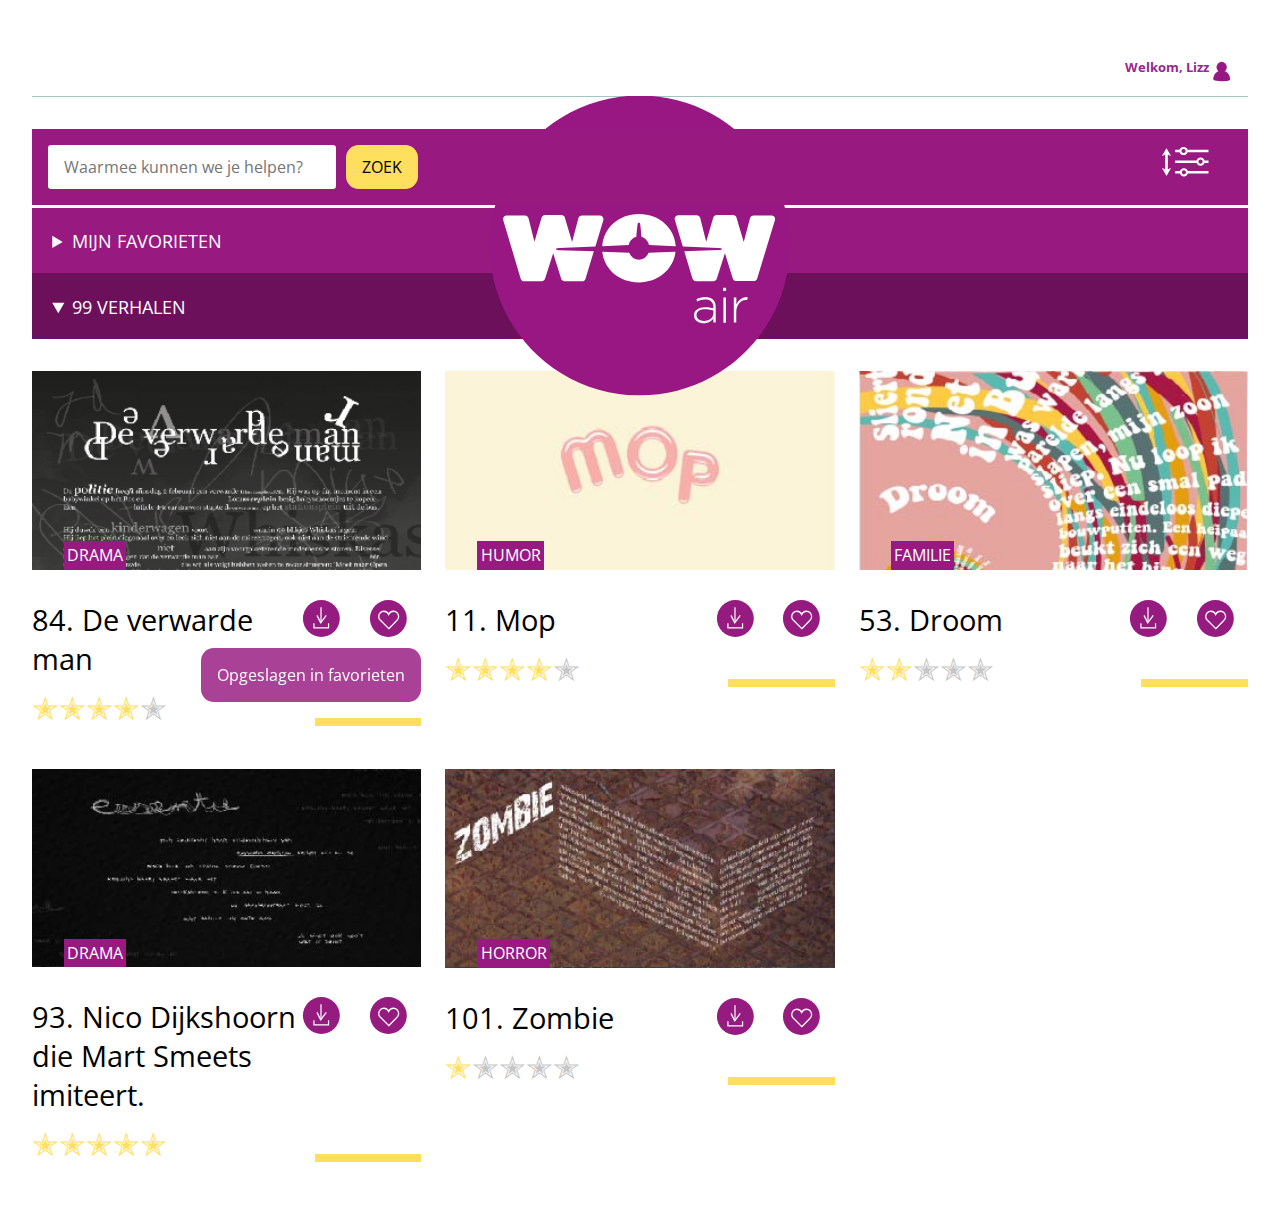
<file: index.html>
<html>
   <head>
      <title>WOW air | 99 verhalen</title>
      <link rel="stylesheet" href="style.css">
      <meta charset="utf-8">
      <link rel="shortcut icon" type="image/png" href="images/favicon.png"/>
      <link href="https://fonts.googleapis.com/css?family=Open+Sans" rel="stylesheet">
   </head>
   <body>
      <!--formulier dat openklapt, nadat de sort-filter knop aangeklikt wordt.-->
      <form class="" method="get" action="resultaten.html" target="_blank">
         <button type="button">&#60;</button>
         <legend>Sorteer en verfijnen</legend>
         <fieldset>
            <details>
               <summary>Sorteer</summary>
               <select name="sorteer" size="4">
                  <option value="beoordeling">Beoordeling laag-hoog</option>
                  <option value="favorieten">Favorieten</option>
                  <option value="alfabetisch" selected>Alfabetisch A-Z</option>
                  <option value="nummeriek">Nummeriek 0-99</option>
               </select>
            </details>
         </fieldset>
         <fieldset>
            <details>
               <summary>Verfijnen</summary>
               <details>
                  <summary>Beoordeling</summary>
                  <p>&#10029;&#10029;&#10029;&#10029;&#10029;</p>
               </details>
               <details>
                  <summary>Genre</summary>
                  <ul>
                     <li>Drama</li>
                     <li>Humor</li>
                     <li>Familie</li>
                     <li>Horror</li>
                     <li>Romantiek</li>
                     <li>Sci-fi</li>
                  </ul>
               </details>
            </details>
         </fieldset>
         <input type="submit" value="Opslaan">
      </form>
      <!---------------------------------------------------------------------->

      <!---------------------------------HEADER------------------------------->
        <header>
         <nav>
            <ul>
               <li><a href="index.html"><img src="images/sitelogo.svg"></a></li>
               <li>Welkom, Lizz<button type="button"></button></li>
            </ul>
         </nav>
         <form method="get" action="zoek.html" target="_blank">
            <input id="test23" type="search" placeholder="Waarmee kunnen we je helpen?">
            <input type="submit" value="Zoek">
            <button type="button" ></button>
         </form>
      </header>
       <!---------------------------------------------------------------------->

       <!--------------------------MAIN---------------------------------------->
      <main>

         <details>


        <!--------------------------FAVORIETEN----------------------------------->
             <summary>Mijn favorieten</summary>
            <button alt="downloadknop"></button>
            <section>
                <article>
                  <figure>
                     <a href="verhaal84.html" title="Verhaal 84"><img src="images/verhaal84.jpg" alt="verhaal 84"></a>
                     <figcaption>Drama</figcaption>
                  </figure>
                  <ul>
                     <li><a href="verhaal84.html" title="Verhaal 84">84. De verwarde man</a></li>
                     <li>
                        <button type="button"></button>
                        <aside>Opgeslagen in favorieten</aside>
                        <button type="button"></button>
                     </li>
                     <li alt="4 sterren">&#10029;&#10029;&#10029;&#10029;<sup alt="grijze sterren">&#10029;</sup></li>
                     <li></li>
                  </ul>
               </article>
               <article>
                  <figure>
                     <a href="verhaal11.html" title="Verhaal 11"><img src="images/verhaal85.jpg" alt="verhaal 11"></a>
                     <figcaption>Humor</figcaption>
                  </figure>
                  <ul>
                     <li><a href="verhaal11.html" title="Verhaal 11">11. Mop</a></li>
                     <li><button type="button"></button>
                        <button type="button"></button>
                     </li>
                     <li alt="4 sterren">
                        &#10029;&#10029;&#10029;&#10029;<sup alt="grijze sterren">&#10029;</sup>
                     </li>
                     <li></li>
                  </ul>
               </article>
            </section>
         </details>
         <!---------------------------------------------------------------------->


            <!----------------------------DE VERHALEN------------------------------>
           <details open>
            <summary>99 verhalen</summary>
            <section>
               <article>
                  <figure>
                     <a href="verhaal84.html" title="Verhaal 84"><img src="images/verhaal84.jpg" alt="verhaal 84"></a>
                     <figcaption>Drama</figcaption>
                  </figure>
                  <ul>
                     <li><a href="verhaal84.html" title="Verhaal 84">84. De verwarde man</a></li>
                     <li>
                        <button type="button"></button>
                        <aside>Opgeslagen in favorieten</aside>
                        <button type="button"></button>
                     </li>
                     <li alt="4 sterren">&#10029;&#10029;&#10029;&#10029;<sup alt="grijze sterren">&#10029;</sup></li>
                     <li></li>
                  </ul>
               </article>
               <article>
                  <figure>
                     <a href="verhaal11.html" title="Verhaal 11"><img src="images/verhaal85.jpg" alt="verhaal 11"></a>
                     <figcaption>Humor</figcaption>
                  </figure>
                  <ul>
                     <li><a href="verhaal11.html" title="Verhaal 11">11. Mop</a></li>
                     <li><button type="button"></button>
                        <button type="button"></button>
                     </li>
                     <li alt="4 sterren">
                        &#10029;&#10029;&#10029;&#10029;<sup alt="grijze sterren">&#10029;</sup>
                     </li>
                     <li></li>
                  </ul>
               </article>
               <article>
                  <figure>
                     <a href="verhaal53.html" title="Verhaal 53"><img src="images/verhaal86.jpg" alt="verhaal 53"></a>
                     <figcaption>Familie</figcaption>
                  </figure>
                  <ul>
                     <li><a href="verhaal53.html" title="Verhaal 53">53. Droom</a></li>
                     <li><button type="button"></button>
                        <button type="button"></button>
                     </li>
                     <li alt="2 sterren">&#10029;&#10029;<sup alt="grijze sterren">&#10029;&#10029;&#10029;</sup></li>
                     <li></li>
                  </ul>
               </article>
               <article>
                  <figure>
                     <a href="verhaal93.html" title="Verhaal 93"><img src="images/verhaal87.jpg" alt="verhaal 93"></a>
                     <figcaption>Drama</figcaption>
                  </figure>
                  <ul>
                     <li><a href="verhaal93.html" title="Verhaal 93">93. Nico Dijkshoorn die Mart Smeets imiteert.</a></li>
                     <li><button type="button"></button>
                        <button type="button"></button>
                     </li>
                     <li alt="5 sterren">&#10029;&#10029;&#10029;&#10029;&#10029;</li>
                     <li></li>
                  </ul>
               </article>
               <article>
                  <figure>
                     <a href="verhaal101.html" title="Verhaal 101"><img src="images/verhaal88.jpg" alt="verhaal 101"></a>
                     <figcaption>Horror</figcaption>
                  </figure>
                  <ul>
                     <li><a href="verhaal101.html" title="Verhaal 101">101. Zombie</a></li>
                     <li><button type="button"></button>
                        <button type="button"></button>
                     </li>
                     <li alt="1 ster">&#10029;<sup alt="grijze sterren">&#10029;&#10029;&#10029;&#10029;</sup></li>
                     <li></li>
                  </ul>
               </article>
            </section>
         </details>
      </main>
       <!---------------------------------------------------------------------->
       <!---------------------------------------------------------------------->
      <script src="script.js"></script>
   </body>
</html>
</file>
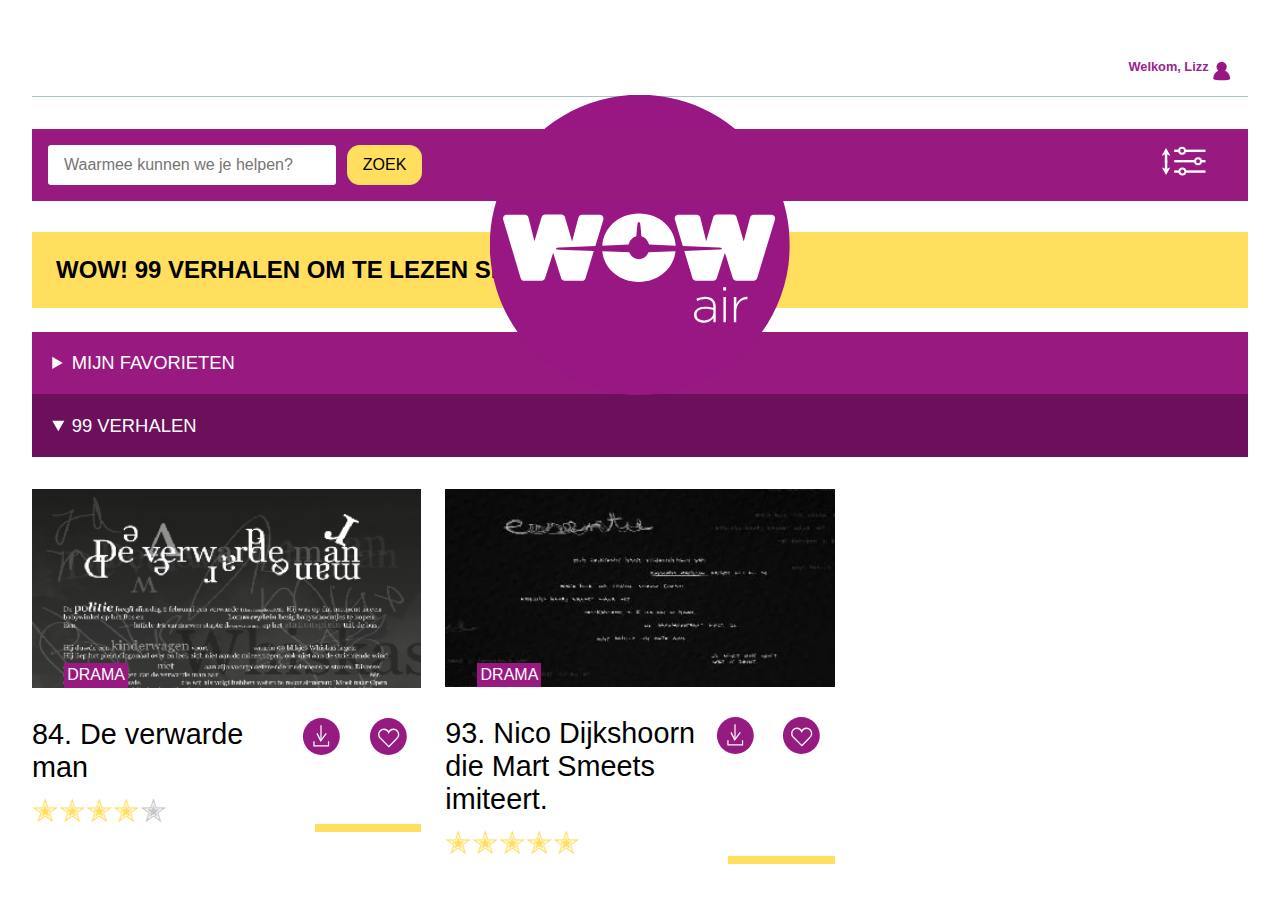
<file: resultaten.html>
<html>
   <head>
      <title>WOW air | 99 verhalen</title>
      <link rel="stylesheet" href="style.css">
      <meta charset="utf-8">
      <link rel="shortcut icon" type="image/png" href="images/favicon.png"/>
   </head>
   <body>
      <!--formulier dat openklapt, nadat de sort-filter knop aangeklikt wordt.-->
      <form class="" method="get" action="resultaat.html" target="_blank">
         <button type="button">&#60;</button>
         <legend>Sorteer en verfijnen</legend>
         <fieldset>
            <details>
               <summary>Sorteer</summary>
               <select name="sorteer" size="4">
                  <option value="beoordeling">Beoordeling laag-hoog</option>
                  <option value="favorieten">Favorieten</option>
                  <option value="alfabetisch" selected>Alfabetisch A-Z</option>
                  <option value="nummeriek">Nummeriek 0-99</option>
               </select>
            </details>
         </fieldset>
         <fieldset>
            <details>
               <summary>Verfijnen</summary>
               <details>
                  <summary>Beoordeling</summary>
                  <p>&#10029;&#10029;&#10029;&#10029;&#10029;</p>
               </details>
               <details>
                  <summary>Genre</summary>
                  <ul>
                     <li>Drama</li>
                     <li>Humor</li>
                     <li>Familie</li>
                     <li>Horror</li>
                     <li>Romantiek</li>
                     <li>Sci-fi</li>
                  </ul>
               </details>
            </details>
         </fieldset>
         <input type="submit" value="Opslaan">
      </form>
      <!---------------------------------------------------------------------->
      <header>
         <nav>
            <ul>
               <li><a href="index.html"><img src="images/sitelogo.svg"></a></li>
               <li>Welkom, Lizz<button type="button"></button></li>
            </ul>
         </nav>
         <form method="get" action="zoek.html" target="_blank">
            <input id="test23" type="search" placeholder="Waarmee kunnen we je helpen?">
            <input type="submit" value="Zoek">
            <button type="button" ></button>
         </form>
      </header>
      <main>
         <!--- <img src="images/banner.png"> --->
         <h1>WOW! 99 verhalen om te lezen speciaal voor u</h1>
         <details>
            <summary>Mijn favorieten</summary>
            <button alt="downloadknop"></button>
            <section>
               <article>
                  <figure>
                     <a href="verhaal84.html" title="Verhaal 84"><img src="images/empty.jpg" alt="lege favorieten"></a>
                     <figcaption>Leeg</figcaption>
                  </figure>
                  <ul>
                     <li><a href="verhaal84.html" title="Verhaal 84">Nog geen favorieten</a>
                  </ul>
               </article>
            </section>
         </details>
         <details open>
            <summary>99 verhalen</summary>
            <section>
               <article>
                  <figure>
                     <a href="verhaal84.html" title="Verhaal 84"><img src="images/verhaal84.jpg" alt="verhaal 84"></a>
                     <figcaption>Drama</figcaption>
                  </figure>
                  <ul>
                     <li><a href="verhaal84.html" title="Verhaal 84">84. De verwarde man</a></li>
                     <li>
                        <button type="button"></button>
                        <aside>Opgeslagen in favorieten</aside>
                        <button type="button"></button>
                     </li>
                     <li alt="4 sterren">&#10029;&#10029;&#10029;&#10029;<sup alt="grijze sterren">&#10029;</sup></li>
                     <li></li>
                  </ul>
               </article>
               <article>
                  <figure>
                     <a href="verhaal93.html" title="Verhaal 93"><img src="images/verhaal87.jpg" alt="verhaal 93"></a>
                     <figcaption>Drama</figcaption>
                  </figure>
                  <ul>
                     <li><a href="verhaal93.html" title="Verhaal 93">93. Nico Dijkshoorn die Mart Smeets imiteert.</a></li>
                     <li><button type="button"></button>
                        <button type="button"></button>
                     </li>
                     <li alt="5 sterren">&#10029;&#10029;&#10029;&#10029;&#10029;</li>
                     <li></li>
                  </ul>
               </article>
            </section>
         </details>
      </main>
      <script src="script.js"></script>
   </body>
</html>
</file>
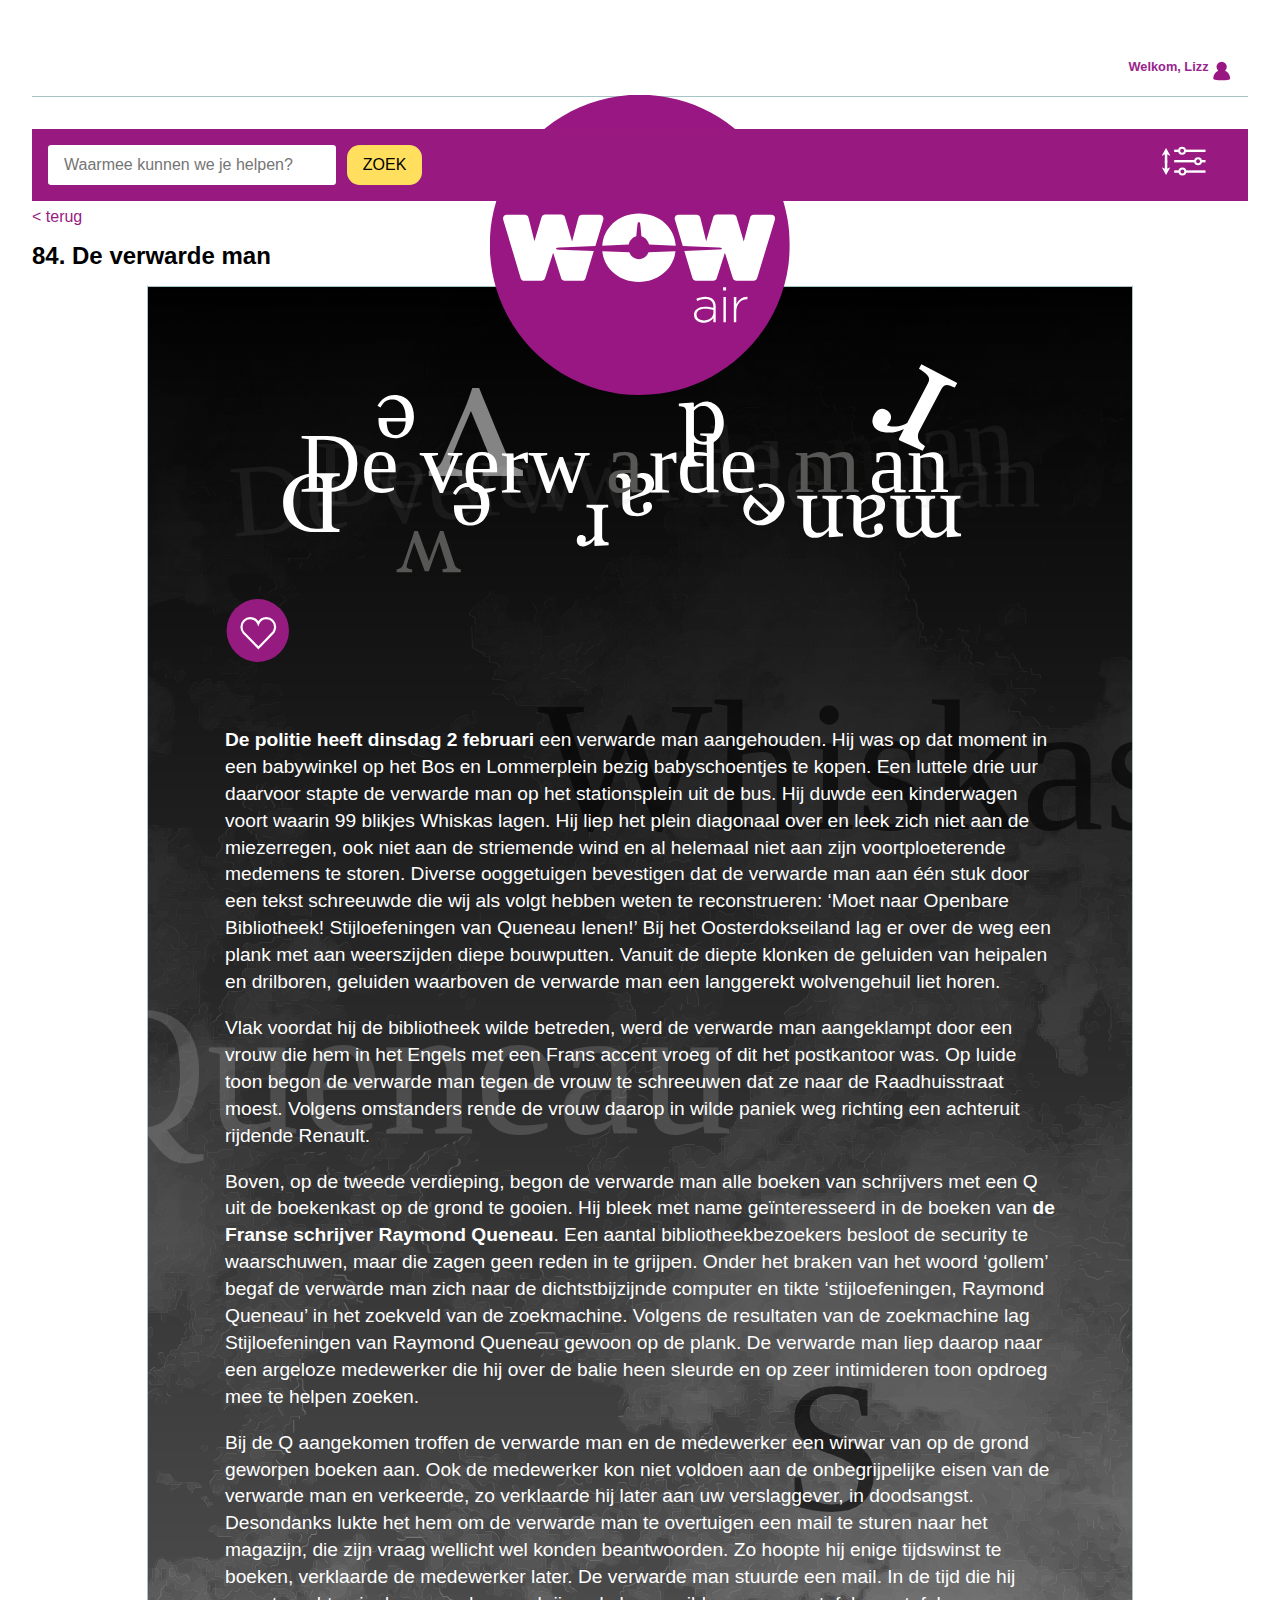
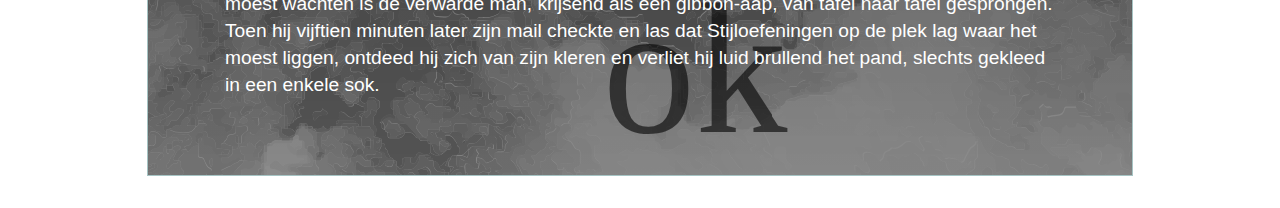
<file: verhaal84.html>
<html>
   <head>
      <title>WOW air | 99 verhalen</title>
      <link rel="stylesheet" href="style.css">
      <meta charset="utf-8">
      <link rel="shortcut icon" type="image/png" href="images/favicon.png"/>
   </head>
   <body>
      <!--formulier dat openklapt, nadat de sort-filter knop aangeklikt wordt.-->
      <form method="get" action="#" target="_blank">
         <button type="button">&#60;</button>
         <legend>Sorteer en verfijnen</legend>
         <fieldset>
            <details>
               <summary>Beoordeling</summary>
               <select name="sorteer" size="4">
                  <option value="beoordeling">Beoordeling laag-hoog</option>
                  <option value="favorieten">Favorieten</option>
                  <option value="alfabetisch" selected>Alfabetisch A-Z</option>
                  <option value="nummeriek">Nummeriek 0-99</option>
               </select>
            </details>
         </fieldset>
         <fieldset>
            <details>
               <summary>Verfijnen</summary>
               <details>
                  <summary>Beoordeling</summary>
                  <p></p>
               </details>
               <details>
                  <summary>Genre</summary>
                  <p></p>
               </details>
            </details>
         </fieldset>
         <input type="submit" value="Opslaan">
      </form>
      <!---------------------------------------------------------------------->
      <header>
         <nav>
            <ul>
               <li><a href="index.html"><img src="images/sitelogo.svg"></a></li>
               <li>Welkom, Lizz<button type="button"></button></li>
            </ul>
         </nav>
         <form method="get" action="zoek.html" target="_blank">
            <input type="search" placeholder="Waarmee kunnen we je helpen?">
            <input type="submit" value="Zoek">
            <button type="button" ></button>
         </form>
      </header>
      <main>
         <a href="index.html">&#60; terug</a>
         <h1>84. De verwarde man</h1>
         <article id="verhaal84">
            <img src="images/manTitel.svg">
            <button id="verhaal84" type="button"></button>
            <p>
               <strong>De politie heeft dinsdag 2 februari</strong> een verwarde man aangehouden. <small>Hij was op dat moment in een babywinkel op het Bos en Lommerplein bezig babyschoentjes te kopen.</small> Een luttele
               <marked>drie uur daarvoor stapte de verwarde man op het stationsplein uit </marked>
               de bus. Hij duwde een kinderwagen voort waarin 99 blikjes Whiskas lagen. Hij liep het plein diagonaal <del>over en leek zich niet aan de miezerregen, ook niet aan de </del>striemende wind en al helemaal niet aan zijn voortploeterende medemens te storen. Diverse ooggetuigen bevestigen dat de verwarde man aan één stuk door een tekst schreeuwde die wij als volgt hebben weten te reconstrueren: ‘Moet naar Openbare Bibliotheek! Stijloefeningen van Queneau lenen!’ Bij het Oosterdokseiland lag er over de weg een plank met aan weerszijden diepe bouwputten. <small>Vanuit de diepte klonken de geluiden van heipalen en drilboren, geluiden waarboven de verwarde man een langgerekt wolvengehuil liet horen.</small>
            </p>
            <p>
               Vlak voordat hij de bibliotheek wilde betreden, werd de verwarde man aangeklampt door een vrouw die hem in het Engels met een Frans accent vroeg of dit het postkantoor was. Op luide toon begon de verwarde man tegen de vrouw te
               <marked>schreeuwen</marked>
               dat ze naar de Raadhuisstraat moest. Volgens omstanders rende de vrouw daarop in wilde paniek weg richting een achteruit rijdende Renault.
            </p>
            <p>Boven, op de tweede verdieping, begon de verwarde man alle boeken van schrijvers met een Q uit de boekenkast op de grond te gooien. Hij bleek met name geïnteresseerd in de boeken van <strong>de Franse schrijver Raymond Queneau</strong>. Een aantal bibliotheekbezoekers besloot de security te waarschuwen, maar die zagen geen reden in te grijpen. Onder het braken van het woord ‘gollem’ begaf de verwarde man zich <del>naar de dichtstbijzijnde computer en tikte ‘stijloefeningen, Raymond Queneau’ in het zoekveld van de zoekmachine. Volgens</del> de resultaten van de zoekmachine lag Stijloefeningen van Raymond Queneau gewoon op de plank. De verwarde man liep daarop naar een argeloze medewerker die hij over de balie heen sleurde en op zeer intimideren toon opdroeg mee te helpen zoeken.</p>
            <p>Bij de Q aangekomen troffen de verwarde man en de medewerker een wirwar van op de grond geworpen boeken aan. Ook de medewerker kon niet voldoen aan de onbegrijpelijke eisen van de verwarde man en verkeerde, zo verklaarde hij later aan uw verslaggever, in doodsangst. Desondanks lukte het hem om de verwarde man te overtuigen een mail te sturen naar het magazijn, die zijn vraag wellicht wel konden beantwoorden. Zo hoopte hij enige tijdswinst te boeken, verklaarde de medewerker later. De verwarde man stuurde een mail. In de tijd die hij moest wachten is de verwarde man, krijsend als een gibbon-aap, van tafel naar tafel gesprongen. Toen hij vijftien minuten later zijn mail checkte en las dat Stijloefeningen op de plek lag waar het moest liggen, ontdeed hij zich van zijn kleren en verliet hij luid brullend het pand, slechts gekleed in een enkele sok.</p>
         </article>
      </main>
      <script src="script.js"></script>
   </body>
</html>
</file>
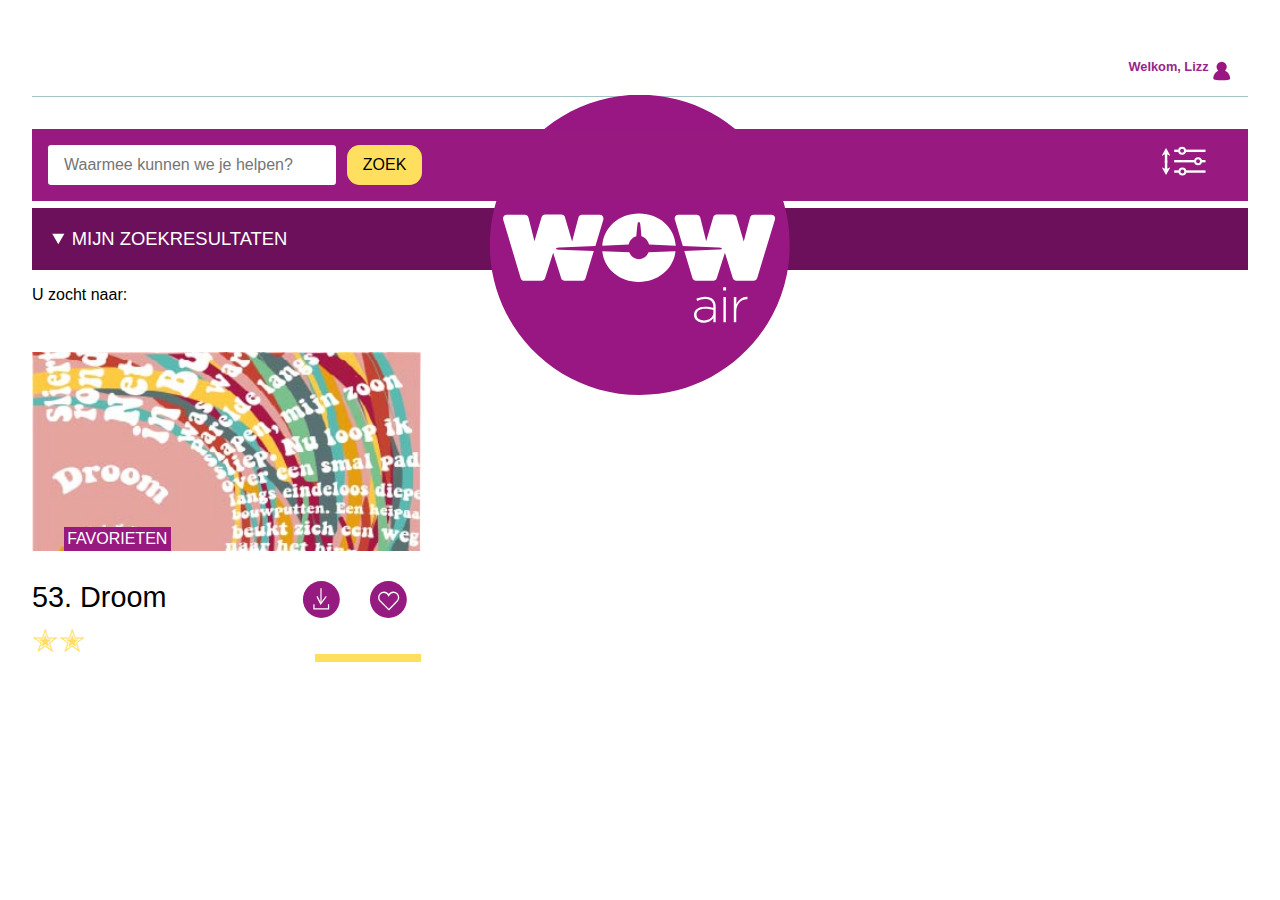
<file: zoek.html>
<html>
   <head>
      <title>WOW air | 99 verhalen</title>
      <link rel="stylesheet" href="style.css">
      <meta charset="utf-8">
      <link rel="shortcut icon" type="image/png" href="images/favicon.png"/>
   </head>
   <body>
      <!--formulier dat openklapt, nadat de sort-filter knop aangeklikt wordt.-->
      <form class="" method="get" action="#" target="_blank">
         <button type="button">&#60;</button>
         <legend>Sorteer en verfijnen</legend>
         <fieldset>
            <details>
               <summary>Beoordeling</summary>
               <select name="sorteer" size="4">
                  <option value="beoordeling">Beoordeling laag-hoog</option>
                  <option value="favorieten">Favorieten</option>
                  <option value="alfabetisch" selected>Alfabetisch A-Z</option>
                  <option value="nummeriek">Nummeriek 0-99</option>
               </select>
            </details>
         </fieldset>
         <fieldset>
            <details>
               <summary>Verfijnen</summary>
               <details>
                  <summary>Beoordeling</summary>
                  <p></p>
               </details>
               <details>
                  <summary>Genre</summary>
                  <p></p>
               </details>
            </details>
         </fieldset>
         <input type="submit" value="Opslaan">
      </form>
      <!---------------------------------------------------------------------->
      <header>
         <nav>
            <ul>
               <li><a href="index.html"><img src="images/sitelogo.svg"></a></li>
               <li>Welkom, Lizz<button type="button"></button></li>
            </ul>
         </nav>
         <form method="get" action="zoek.html" target="_blank">
            <input type="search" placeholder="Waarmee kunnen we je helpen?">
            <input type="submit" value="Zoek">
            <button type="button" ></button>
         </form>
      </header>
      <main>
         <details open>
            <summary>Mijn zoekresultaten</summary>
            <p>U zocht naar: <ins></ins></p>
            <section>
               <article>
                  <figure>
                     <a href="verhaal53.html" title="Verhaal 53"><img src="images/verhaal86.jpg" alt="verhaal 53"></a>
                     <figcaption>Favorieten</figcaption>
                  </figure>
                  <ul>
                     <li><a href="verhaal53.html" title="Verhaal 53">53. Droom</a></li>
                     <li><button class="favorieten" type="button"></button>
                        <button type="button"></button>
                     </li>
                     <li alt="2 sterren">&#10029;&#10029;</li>
                     <li></li>
                  </ul>
               </article>
            </section>
         </details>
      </main>
      <script src="script.js"></script>
   </body>
</html>
</file>
<file: style.css>
body {
font-family: 'Open Sans', sans-serif;
    margin: 0;
}

/***********   TABLET   ***********/

@media only screen and (min-width: 35em) {
    body {
        display: block;
        justify-content: center;
    }
    article#verhaal84 {
        padding: 2em !important;
    }
    h1 {
        font-size: 1.5em !important;
    }
    header form button {
        width: 6% !important;
    }
    img {
        width: 70% !important;
    }
    article button#verhaal84 {
        right: 0 !important;
        background-repeat: no-repeat;
        width: 8% !important;
        padding-top: 13% !important;
    }
    section {
        display: grid;
        grid-template-columns: 1fr 1fr;
        grid-template-rows: 1fr 1fr;
        grid-gap: 1em;
    }
    nav ul li button {
        width: 1em !important;
        padding: 1em !important;
    }
    nav ul li button:hover {
        transform: scale(1.1);
    }
    header form input[type="search"] {
        font-size: 1em !important;
    }
    header form input[type="submit"] {
        width: inherit !important;
        font-size: 1em !important;
    }
}

/**********************/





/**********   LAPTOP    ************/

@media only screen and (min-width: 60em) {
    article#verhaal84 {
        line-height: 1.4em !important;
        margin: 0 6em !important;
        padding: 3em 4em !important;
    }
    article#verhaal84>img {
        width: 80%;
    }
    article a {
        font-size: 150%;
    }
    header form button {
        padding-top: 2% !important;
        right: -2em;
    }
    nav {
        height: 3em;
    }
    img {
        width: 100% !important;
    }
    header form input[type="search"] {
        width: 18em !important;
    }
    a#verhaal {
        font-size: 1.5em !important;
    }
    body {
        display: block;
        justify-content: center;
    }
    section {
        display: grid;
        grid-template-columns: 1fr 1fr 1fr;
        grid-template-rows: 1fr 1fr;
        grid-gap: 1em;
    }
    section:first-of-type {
        display: grid;
        grid-template-columns: 1fr 1fr 1fr;
        grid-template-rows: 1fr;
        grid-gap: 1.5em;
    }
}


/**********************/




/*opengeklapte formulier van sort en filter*/

body form {
    height: 100%;
    padding: 1em 3em;
    background-color: white;
    position: fixed;
    z-index: 3;
    display: inline;
    right: 0;
    box-shadow: 0px 0px 10px 1px #000000a6;
}

aside {
    background-color: #981a81d4;
    color: white;
    position: absolute;
    z-index: 3;
    padding: 1em;
    top: 3em;
    right: 0;
    border-radius: 0.8em;
}

body form legend {
    text-transform: uppercase;
    font-size: 1em;
    padding: 1em 0;
}

body form legend:first-child {
    text-transform: none;
    font-size: 1em;
    padding: 1em 0;
}

body form fieldset {
    border: none;
    padding: 0.5em 0;
}

body div {}

body form button {
    font-size: 1em;
    background-color: transparent;
    display: inline;
    border: 0px;
}

option {
    font-size: 1.4em;
    font-family: 'Open Sans', sans-serif !important;
    padding: 1em;
    border: 1px solid grey;
}


/**********************/




/**********   HEADER   ************/

header {
    position: fixed;
    background-color: white;
    top: 0;
    z-index: 2;
    width: 100%;
}

nav {
    margin: 2em;
    border-bottom: solid 0.1em #a6c4c4;
    height: 4em;
}

ul {
    padding: 0;
    display: flex;
    justify-content: center;
    position: relative;
}

li {
    list-style-type: none;
}

nav ul li button {
    background-image: url('images/profiel.svg');
    background-color: transparent;
    border: 0px;
    background-repeat: no-repeat;
}

nav ul li:nth-of-type(2) {
    height: 0;
    display: inline;
    position: absolute;
    right: 1em;
    color: #99258d;
    font-size: 0.8em;
    font-weight: 700;
    margin-top: 2em;
}

nav ul li a img {
    height: 140%;
}

nav ul li a img:hover {
    transform: scale(1.1);
}

header form button {
    background-image: url('images/sortFilter.svg');
    background-repeat: no-repeat;
    height: 45%;
    background-color: transparent;
    border: 0px;
    position: absolute;
    width: 15%;
    right: 1em;
}

header form button:hover {
    transform: scale(1.1);
}

/**********************/


/**********  MAIN   ************/

main {
    padding: 13em 2em 2em 2em;
    z-index: 1;
}

main a {
    text-decoration: none;
    color: #981a81;
}

body form input[type="submit"] {
    background-color: #981a81;
    color: white;
    font-size: 1em;
    padding: 1em;
    border-radius: 0.2em;
}


section {
    padding-top: 2em;
}

summary {
    background-color: #981a81;
    padding: 1.1em;
    color: white;
    text-transform: uppercase;
    font-size: 1.15em;
}

details[open] summary {
    background-color: #6d105c;
}

article a {
    text-decoration: none;
    font-size: 1.8em;
    display: inline;
    color: black;
    width: 8em;
}

article a:hover {
    color: #99258d;
}

details article ul:first-of-type {
    display: grid;
    grid-template-columns: 2fr 0.8fr;
    grid-template-rows: 1fr;
    grid-gap: 0.5em 1em;
}

article ul {
    display: grid;
    grid-template-columns: 2fr 0.8fr;
    grid-template-rows: 1fr 1fr;
    grid-gap: 0.5em 1em;
}

article ul li:nth-of-type(4) {
    background-color: #FFDF5D;
    height: 0.5em;
    margin-top: 2em;
}

body form p {
    color: #FFDF5D;
    font-size: 2em;
}

body form p:hover {
    color: #99258d;
}

article ul li:nth-of-type(3) {
    color: #FFDF5D;
    font-size: 2em;
}

article ul li:nth-of-type(3) sup {
    color: #c6c6c6;
    font-size: 1em;
    vertical-align: inherit;
}

article ul li:nth-of-type(3) sup:hover {
    color: #FFDF5D;
}

figure {
    margin: 0;
    position: relative;
    margin-bottom: 2%;
}

figcaption {
    display: inline;
    background-color: #981a81;
    color: white;
    position: absolute;
    bottom: 0.9em;
    left: 2em;
    padding: 0.2em;
    text-transform: uppercase;
}

figcaption:hover {
    background-color: #FFDF5D;
}

h1 {
    font-size: 1em;
}

h1:first-child {
    font-size: 1.5em !important;
    margin: 1em 0;
    text-transform: uppercase;
    background-color: #FFDF5D;
    padding: 1em;
}

fieldset ul {
    display: grid;
    grid-template-columns: 1fr 1fr;
    grid-template-rows: 1fr 1fr 1fr;
    grid-gap: 0.5em;
    margin: 0;
    margin-top: 1em;
}

fieldset ul li {
    height: 1em;
    text-transform: uppercase;
    color: white;
    padding: 2em 0.5em;
    text-align: center;
}

fieldset ul li:hover {
    color: #981a81;
}

fieldset ul li:nth-of-type(1) {
    background-color: #595959;
}

fieldset ul li:nth-of-type(2) {
    background-color: #4CAF4A;
}

fieldset ul li:nth-of-type(3) {
    background-color: #f0957f;
}

fieldset ul li:nth-of-type(4) {
    background-color: #13143e;
}

fieldset ul li:nth-of-type(5) {
    background-color: #d84060;
}

fieldset ul li:nth-of-type(6) {
    background-color: #2bbba9;
}

header form {
    background-color: #981a81;
    padding: 1em;
    margin: 2em 2em 0 2em;
    position: relative;
    display: block;
    width: unset;
    box-shadow: none;
}

header form input[type="search"] {
    margin-right: 0.4em;
    padding: 0.7em 1em;
    display: inline;
    box-sizing: border-box;
    border-radius: 0.2em;
    border: 0.5em;
    resize: vertical;
    font-size: 1em;
    font-family: 'Open Sans', sans-serif;
    width: 8em;
}

header form input[type="submit"] {
    padding: 0.7em 1em;
    border-radius: 0.8em;
    border: 0.5em;
    font-family: 'Open Sans', sans-serif;
    text-transform: uppercase;
    resize: vertical;
    color: black;
    background-color: #FFDF5D;
    margin-top: 0;
}

header form input[type="submit"]:hover {
    transform: scale(1.1);
}

article#verhaal84 {
    padding: 1em;
    border: 1px solid #a6c4c4;
    background-size: cover;
    background-image: url(images/manAchter.svg);
    color: white;
    font-size: 1.2em;
    line-height: 1.2em;
}

article button {
    background-repeat: no-repeat;
    width: 10%;
    padding-top: 10%;
    background-color: transparent;
    display: inline;
    border: 0px;
    position: absolute;
}

article button:first-of-type {
    background-image: url('images/like.svg');
    right: 1em;
}

article button:nth-of-type(2) {
    background-image: url('images/opslaan.svg');
    right: 6em;
}

article button#verhaal84 {
    width: 11%;
    right: -22em;
    position: relative;
}

article button:first-of-type:focus {
    background-image: url('images/a-like.svg');
    outline: 0;
}

article button:first-of-type:hover {
    background-image: url('images/a-like.svg');
    transform: scale(1.1);
}

article button#favorieten {
    background-image: url('images/a-like.svg');
}

article button:nth-of-type(2):focus {
    background-image: url('images/downloaden.gif');
    background-repeat: no-repeat;
    background-size: 4em 4em;
    outline: 0;
}

article button:nth-of-type(2):hover {
    transform: scale(1.1);
}

article p>img {
    width: 16em;
    height: 1em;
    margin-left: 0.5em;
}

article img [src="images/manTitel.svg"] {
    display: inline;
    height: 4em;
    width: 14em;
}

figure a img {
    width: 100%;
    margin-bottom: 0.5em;
}

main details button[alt="downloadknop"] {
    width: 7em;
    height: 3.5em;
    margin: 3em 0 0 0;
    background-image: url(images/downloadknophover.svg);
}

main details button[alt="downloadknop"]:focus {
    background-image: url(images/downloadknop.svg);
}

/**********************/





/*********  HET VERHAAL  *************/

del {
    text-decoration: none;
}

small {
    font-size: inherit;
}

@keyframes eerste {
    0% {
        left: 0px;
        top: 0px;
    }
    25% {
        left: 100px;
        top: 0px;
        font-size: 3em;
    }
    50% {
        left: 100px;
        top: 100px;
    }
    75% {
        left: 0px;
        top: 100px;
    }
    100% {
        left: 0px;
        top: 0px;
    }
}

@keyframes tweede {
    0% {}
    25% {
        color: black;
    }
    50% {
        text-decoration: overline;
    }
    75% {
        text-decoration: underline;
    }
    100% {}
}

.strong {
    margin-left: -4em;
    font-size: 2em;
    margin-right: 1em;
    font-family: "Times New Roman", Times, serif;
    font-weight: 100;
    width: 100px;
    height: 100px;
    position: relative;
    animation-name: eerste;
    animation-duration: 4s;
}

.small {
    font-size: 0.4em;
    font-family: "Lucida Console", Monaco, monospace;
    font-weight: 100;
    font-style: italic;
    margin-left: 9em;
    margin-right: 8em;
    line-height: 0.1em;
    color: grey;
}

.marked {
    margin-left: -4em;
    font-size: 3em;
    margin-right: 1em;
    font-family: "Times New Roman", Times, serif;
    font-weight: 100;
    background-color: #dedede5e;
    color: black;
}

.del {
    text-decoration: line-through;
    margin-right: 3em;
    margin-left: 10em;
    font-size: 2em;
    font-family: "Courier New", Courier, monospace;
    width: 100px;
    height: 100px;
    position: relative;
    animation-name: tweede;
    animation-duration: 4s;
}

/**********************/
</file>
